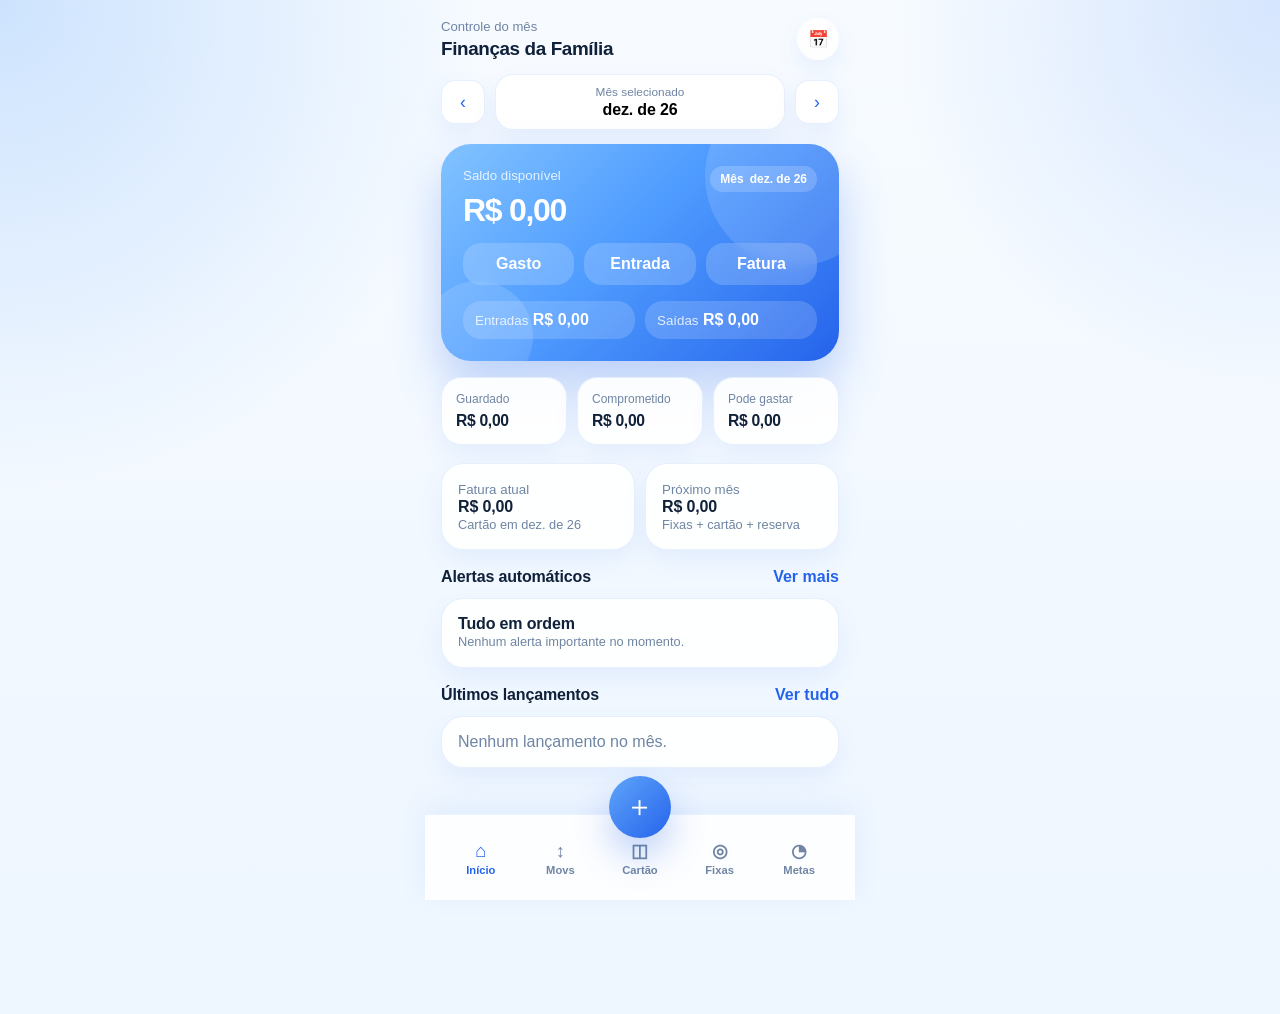
<file: controle.html>
<!DOCTYPE html>
<html lang="pt-BR">
<head>
  <meta charset="UTF-8" />
  <meta name="viewport" content="width=device-width, initial-scale=1.0, viewport-fit=cover" />
  <title>Controle Financeiro Familiar</title>
  <style>
    :root {
      --bg: #eef6ff;
      --bg-2: #f7fbff;
      --surface: rgba(255,255,255,.9);
      --surface-strong: #ffffff;
      --text: #10213a;
      --muted: #6f85a3;
      --border: rgba(37,99,235,.10);
      --primary: #60a5fa;
      --primary-2: #3b82f6;
      --primary-3: #2563eb;
      --success: #16a34a;
      --warning: #f59e0b;
      --danger: #ef4444;
      --shadow: 0 20px 45px rgba(37,99,235,.12);
      --shadow-soft: 0 10px 24px rgba(37,99,235,.08);
      --nav-h: 86px;
      --fab-size: 62px;
    }

    * { box-sizing: border-box; }
    html, body {
      margin: 0;
      min-height: 100%;
      font-family: Inter, Arial, Helvetica, sans-serif;
      color: var(--text);
      background:
        radial-gradient(circle at top left, rgba(96,165,250,.28), transparent 30%),
        radial-gradient(circle at top right, rgba(59,130,246,.18), transparent 24%),
        linear-gradient(180deg, var(--bg-2) 0%, var(--bg) 100%);
    }
    body { padding-bottom: calc(var(--nav-h) + 28px); }
    button, input, select, textarea { font: inherit; }
    button { cursor: pointer; border: 0; }

    .app { width: 100%; max-width: 430px; margin: 0 auto; min-height: 100vh; position: relative; }
    .screen { display: none; padding: 18px 16px 12px; animation: fadeIn .18s ease; }
    .screen.active { display: block; }
    @keyframes fadeIn { from { opacity: 0; transform: translateY(6px); } to { opacity: 1; transform: translateY(0); } }

    .topbar { display: flex; align-items: center; justify-content: space-between; gap: 12px; margin-bottom: 14px; }
    .hello small, .muted { color: var(--muted); }
    .hello small { display: block; font-size: .82rem; margin-bottom: 4px; }
    .hello strong { font-size: 1.18rem; letter-spacing: -.02em; }

    .icon-circle {
      width: 42px; height: 42px; border-radius: 50%;
      background: rgba(255,255,255,.85); box-shadow: var(--shadow-soft);
      color: var(--primary-3); display: grid; place-items: center; font-size: 1.05rem;
    }

    .hero-card {
      position: relative; overflow: hidden; border-radius: 30px; padding: 22px; color: #fff;
      background: linear-gradient(135deg, #82c3ff 0%, #4f9cff 45%, #2563eb 100%);
      box-shadow: 0 24px 48px rgba(37,99,235,.28); margin-bottom: 16px;
    }
    .hero-card::before, .hero-card::after {
      content: ""; position: absolute; border-radius: 50%; background: rgba(255,255,255,.13); pointer-events: none;
    }
    .hero-card::before { width: 180px; height: 180px; right: -46px; top: -58px; }
    .hero-card::after { width: 110px; height: 110px; left: -18px; bottom: -30px; }
    .hero-top, .hero-bottom { position: relative; z-index: 1; display: flex; justify-content: space-between; gap: 12px; align-items: flex-start; }
    .hero-balance { position: relative; z-index: 1; font-size: 2rem; font-weight: 800; letter-spacing: -.04em; margin: 8px 0 14px; }
    .hero-actions { position: relative; z-index: 1; display: grid; grid-template-columns: repeat(3, 1fr); gap: 10px; margin-bottom: 16px; }
    .glass-btn { background: rgba(255,255,255,.18); color: #fff; border-radius: 18px; padding: 12px 8px; font-weight: 700; backdrop-filter: blur(8px); }
    .hero-chip-wrap { position: relative; z-index: 1; display: grid; grid-template-columns: repeat(2, 1fr); gap: 10px; }
    .hero-chip { background: rgba(255,255,255,.16); border-radius: 18px; padding: 10px 12px; }
    .hero-chip small, .hero-top small { color: rgba(255,255,255,.82); }

    .cards-2, .cards-3 { display: grid; gap: 10px; margin-bottom: 18px; }
    .cards-2 { grid-template-columns: repeat(2, 1fr); }
    .cards-3 { grid-template-columns: repeat(3, 1fr); }

    .mini-card, .list-card, .alert-item, .month-card, .sheet, .report-card, .forecast-card {
      background: var(--surface); border: 1px solid var(--border); box-shadow: var(--shadow-soft); backdrop-filter: blur(10px);
    }
    .mini-card { border-radius: 20px; padding: 14px; }
    .mini-card small { display: block; font-size: .75rem; color: var(--muted); margin-bottom: 6px; }
    .mini-card strong { display: block; font-size: .98rem; letter-spacing: -.02em; }

    .section { margin-bottom: 18px; }
    .section-head { display: flex; align-items: center; justify-content: space-between; gap: 10px; margin-bottom: 12px; }
    .section-head h2, .sheet h2, .report-card h3 { margin: 0; font-size: 1rem; letter-spacing: -.01em; }
    .text-btn { background: transparent; color: var(--primary-3); font-weight: 700; padding: 0; }

    .stack { display: grid; gap: 12px; }
    .alert-item, .list-card, .month-card, .report-card, .sheet, .forecast-card { border-radius: 22px; padding: 16px; }

    .list-card { display: flex; align-items: center; gap: 12px; }
    .list-icon {
      width: 48px; height: 48px; flex: 0 0 48px; border-radius: 16px; display: grid; place-items: center;
      color: var(--primary-3); background: linear-gradient(135deg, rgba(96,165,250,.18), rgba(37,99,235,.08));
      font-size: 1.1rem; font-weight: 700;
    }
    .list-main { min-width: 0; flex: 1; }
    .list-row { display: flex; justify-content: space-between; gap: 10px; align-items: flex-start; margin-bottom: 4px; }
    .list-title { font-weight: 800; letter-spacing: -.01em; }
    .list-sub { color: var(--muted); font-size: .8rem; line-height: 1.35; }
    .amount { font-weight: 800; letter-spacing: -.02em; white-space: nowrap; }
    .amount.in { color: var(--success); }
    .amount.out { color: var(--danger); }
    .amount.neutral { color: var(--primary-3); }

    .chip {
      display: inline-flex; align-items: center; gap: 6px; padding: 6px 10px; border-radius: 999px;
      font-size: .75rem; font-weight: 700; background: #eaf3ff; color: var(--primary-3);
    }
    .chip.ok { background: #eaf8ef; color: #15803d; }
    .chip.warn { background: #fff4df; color: #c2410c; }
    .chip.danger { background: #fdecec; color: #b91c1c; }

    .filter-bar { display: flex; gap: 8px; overflow-x: auto; padding-bottom: 2px; scrollbar-width: none; }
    .filter-bar::-webkit-scrollbar { display: none; }
    .filter-btn {
      white-space: nowrap; padding: 9px 12px; border-radius: 999px; background: #fff; border: 1px solid var(--border);
      color: var(--muted); font-weight: 700;
    }
    .filter-btn.active { background: var(--primary-3); color: #fff; }

    .progress-track { width: 100%; height: 10px; border-radius: 999px; background: #dfebff; overflow: hidden; margin-top: 8px; }
    .progress-bar { height: 100%; border-radius: 999px; background: linear-gradient(90deg, var(--primary), var(--primary-3)); width: 0; }

    .month-picker { display: grid; grid-template-columns: 1fr auto; gap: 10px; align-items: end; margin-bottom: 14px; }
    .month-switcher {
      display: grid;
      grid-template-columns: 44px 1fr 44px;
      gap: 10px;
      align-items: center;
      margin-bottom: 14px;
    }
    .month-switcher-center {
      background: rgba(255,255,255,.92);
      border: 1px solid var(--border);
      border-radius: 18px;
      padding: 10px 12px;
      text-align: center;
      box-shadow: var(--shadow-soft);
    }
    .month-switcher-label {
      display: block;
      font-size: .74rem;
      color: var(--muted);
      margin-bottom: 2px;
    }
    .month-switcher-value {
      font-weight: 800;
      letter-spacing: -.01em;
    }
    .month-nav-btn {
      width: 44px;
      height: 44px;
      border-radius: 14px;
      background: rgba(255,255,255,.92);
      border: 1px solid var(--border);
      color: var(--primary-3);
      box-shadow: var(--shadow-soft);
      font-size: 1.1rem;
    }
    .field { display: flex; flex-direction: column; gap: 6px; margin-bottom: 12px; }
    .field:last-child { margin-bottom: 0; }
    .field-row { display: grid; grid-template-columns: 1fr 1fr; gap: 10px; }
    .field-row-3 { display: grid; grid-template-columns: repeat(3, 1fr); gap: 10px; }
    label { font-size: .84rem; font-weight: 700; color: var(--text); }

    input, select, textarea {
      width: 100%; border: 1px solid rgba(37,99,235,.10); border-radius: 16px; background: rgba(255,255,255,.92);
      padding: 13px 14px; color: var(--text); outline: none;
    }
    textarea { min-height: 92px; resize: vertical; }
    input:focus, select:focus, textarea:focus { border-color: rgba(37,99,235,.35); box-shadow: 0 0 0 4px rgba(96,165,250,.12); }

    .btn-primary, .btn-secondary, .btn-danger, .btn-light {
      min-height: 46px; border-radius: 16px; padding: 12px 14px; font-weight: 800;
    }
    .btn-primary { background: linear-gradient(135deg, var(--primary) 0%, var(--primary-3) 100%); color: #fff; box-shadow: 0 14px 28px rgba(37,99,235,.18); }
    .btn-secondary { background: linear-gradient(135deg, #2dd4bf 0%, #0891b2 100%); color: #fff; }
    .btn-danger { background: linear-gradient(135deg, #fb7185 0%, #ef4444 100%); color: #fff; }
    .btn-light { background: rgba(255,255,255,.92); color: var(--text); border: 1px solid var(--border); }
    .btn-group { display: grid; grid-template-columns: repeat(2, 1fr); gap: 10px; }
    .btn-group-3 { display: grid; grid-template-columns: repeat(3, 1fr); gap: 10px; }
    .screen-title { margin: 0 0 14px; font-size: 1.05rem; letter-spacing: -.01em; }

    .fab {
      position: fixed; left: 50%; bottom: calc(var(--nav-h) - 24px); transform: translateX(-50%);
      width: var(--fab-size); height: var(--fab-size); border-radius: 50%;
      background: linear-gradient(135deg, var(--primary) 0%, var(--primary-3) 100%); color: #fff;
      box-shadow: 0 18px 36px rgba(37,99,235,.28); font-size: 1.8rem; z-index: 40;
    }
    .bottom-nav {
      position: fixed; left: 50%; transform: translateX(-50%); bottom: 0; width: 100%; max-width: 430px; height: var(--nav-h);
      padding: 12px 16px calc(12px + env(safe-area-inset-bottom)); background: rgba(255,255,255,.86); backdrop-filter: blur(14px);
      border-top: 1px solid rgba(37,99,235,.08); box-shadow: 0 -8px 30px rgba(37,99,235,.08);
      display: grid; grid-template-columns: repeat(5, 1fr); align-items: center; z-index: 30;
    }
    .nav-btn {
      background: transparent; color: var(--muted); display: flex; flex-direction: column; align-items: center; justify-content: center;
      gap: 4px; font-size: .7rem; font-weight: 700; padding-top: 4px;
    }
    .nav-btn.active { color: var(--primary-3); }
    .nav-btn .icon { font-size: 1.15rem; line-height: 1; }

    .modal {
      position: fixed; inset: 0; background: rgba(10,22,40,.32); display: none; align-items: flex-end; justify-content: center; z-index: 60; backdrop-filter: blur(3px);
    }
    .modal.show { display: flex; }
    .modal-sheet {
      width: 100%; max-width: 430px; background: #f8fbff; border-radius: 26px 26px 0 0; padding: 14px 16px 22px;
      box-shadow: 0 -20px 40px rgba(16,33,58,.18); max-height: 88vh; overflow: auto; animation: sheetUp .2s ease;
    }
    @keyframes sheetUp { from { transform: translateY(18px); opacity: .85; } to { transform: translateY(0); opacity: 1; } }
    .modal-handle { width: 54px; height: 6px; border-radius: 999px; background: #dbeafe; margin: 2px auto 14px; }
    .modal-head { display: flex; justify-content: space-between; align-items: center; gap: 10px; margin-bottom: 14px; }
    .close-btn { width: 38px; height: 38px; border-radius: 50%; background: #eef5ff; color: var(--primary-3); font-size: 1rem; }
    .hidden { display: none !important; }
    .footer-note { color: var(--muted); font-size: .76rem; margin-top: 10px; text-align: center; }

    @media (max-width: 380px) {
      .cards-2, .cards-3, .field-row, .field-row-3, .hero-actions, .hero-chip-wrap, .btn-group, .btn-group-3 { grid-template-columns: 1fr; }
      .hero-balance { font-size: 1.7rem; }
      .bottom-nav { grid-template-columns: repeat(5, 1fr); }
    }
  </style>
</head>
<body>
  <div class="app">
    <section class="screen active" id="screen-home">
      <div class="topbar">
        <div class="hello">
          <small>Controle do mês</small>
          <strong>Finanças da Família</strong>
        </div>
        <button class="icon-circle" type="button" id="btnOpenQuickMonth">📅</button>
      </div>

      <div class="month-switcher">
        <button class="month-nav-btn" type="button" id="btnPrevMonth">‹</button>
        <button class="month-switcher-center" type="button" id="btnOpenMonthModal">
          <span class="month-switcher-label">Mês selecionado</span>
          <span class="month-switcher-value" id="selectedMonthLabel">--/--</span>
        </button>
        <button class="month-nav-btn" type="button" id="btnNextMonth">›</button>
      </div>

      <div class="hero-card">
        <div class="hero-top">
          <div>
            <small>Saldo disponível</small>
            <div class="hero-balance" id="heroSaldo">R$ 0,00</div>
          </div>
          <div class="chip" style="background: rgba(255,255,255,.18); color:#fff;">Mês <span id="heroMes"></span></div>
        </div>

        <div class="hero-actions">
          <button class="glass-btn" type="button" id="btnHeroGasto">Gasto</button>
          <button class="glass-btn" type="button" id="btnHeroEntrada">Entrada</button>
          <button class="glass-btn" type="button" data-nav="cartao">Fatura</button>
        </div>

        <div class="hero-chip-wrap">
          <div class="hero-chip">
            <small>Entradas</small>
            <strong id="heroEntradas">R$ 0,00</strong>
          </div>
          <div class="hero-chip">
            <small>Saídas</small>
            <strong id="heroSaidas">R$ 0,00</strong>
          </div>
        </div>
      </div>

      <div class="cards-3" id="homeMiniStats"></div>
      <div class="cards-2" id="homeForecast"></div>

      <div class="section">
        <div class="section-head">
          <h2>Alertas automáticos</h2>
          <button class="text-btn" type="button" data-nav="relatorio">Ver mais</button>
        </div>
        <div class="stack" id="listaAlertas"></div>
      </div>

      <div class="section">
        <div class="section-head">
          <h2>Últimos lançamentos</h2>
          <button class="text-btn" type="button" data-nav="lancamentos">Ver tudo</button>
        </div>
        <div class="stack" id="listaRecentes"></div>
      </div>
    </section>

    <section class="screen" id="screen-lancamentos">
      <div class="topbar">
        <div class="hello">
          <small>Movimentações</small>
          <strong>Lançamentos do mês</strong>
        </div>
        <button class="icon-circle" type="button" id="btnLancamentosNovo">＋</button>
      </div>

      <div class="month-card">
        <div class="month-picker">
          <div class="field" style="margin:0;">
            <label for="mesRef">Mês de referência</label>
            <input type="month" id="mesRef" />
          </div>
          <button class="btn-light" id="btnAtualizarMes" type="button">Atualizar</button>
        </div>
        <div class="filter-bar" id="filterBar"></div>
      </div>

      <div class="stack" id="listaLancamentosCompleta"></div>
      <div class="footer-note">Toque no item para editar. Use o botão + para novo lançamento.</div>
    </section>

    <section class="screen" id="screen-cartao">
      <div class="topbar">
        <div class="hello">
          <small>Cartão de crédito</small>
          <strong>Fatura do mês</strong>
        </div>
        <button class="icon-circle" type="button" data-nav="lancamentos">↕</button>
      </div>
      <div class="stack" id="painelCartao"></div>
    </section>

    <section class="screen" id="screen-fixas">
      <div class="topbar">
        <div class="hello">
          <small>Rotina mensal</small>
          <strong>Contas fixas</strong>
        </div>
        <button class="icon-circle" type="button" id="btnFixaOpen">＋</button>
      </div>

      <div class="sheet">
        <h2 class="screen-title">Resumo das fixas</h2>
        <div class="btn-group">
          <button class="btn-primary" type="button" id="btnLancarFixas">Lançar no mês</button>
          <button class="btn-light" type="button" id="btnPopularDemo">Exemplo</button>
        </div>
      </div>

      <div class="stack" id="listaFixas"></div>
    </section>

    <section class="screen" id="screen-reserva">
      <div class="topbar">
        <div class="hello">
          <small>Planejamento</small>
          <strong>Reserva e metas</strong>
        </div>
        <button class="icon-circle" type="button" id="btnReservaOpen">✎</button>
      </div>

      <div class="stack" id="painelReserva"></div>
    </section>

    <section class="screen" id="screen-relatorio">
      <div class="topbar">
        <div class="hello">
          <small>Análise mensal</small>
          <strong>Relatório</strong>
        </div>
        <button class="icon-circle" type="button" id="btnLimparTudo">🗑</button>
      </div>

      <div class="stack" id="relatorioMensal"></div>
      <div class="footer-note">Os dados ficam salvos no navegador do aparelho.</div>
    </section>

    <button class="fab" id="fabAdd" type="button">＋</button>

    <nav class="bottom-nav">
      <button class="nav-btn active" type="button" data-nav="home"><span class="icon">⌂</span><span>Início</span></button>
      <button class="nav-btn" type="button" data-nav="lancamentos"><span class="icon">↕</span><span>Movs</span></button>
      <button class="nav-btn" type="button" data-nav="cartao"><span class="icon">◫</span><span>Cartão</span></button>
      <button class="nav-btn" type="button" data-nav="fixas"><span class="icon">◎</span><span>Fixas</span></button>
      <button class="nav-btn" type="button" data-nav="reserva"><span class="icon">◔</span><span>Metas</span></button>
    </nav>
  </div>

  <div class="modal" id="modalLancamento">
    <div class="modal-sheet">
      <div class="modal-handle"></div>
      <div class="modal-head">
        <div>
          <strong id="modalLaunchTitle">Novo lançamento</strong>
          <div class="muted" style="font-size:.82rem;">Escolha entrada ou gasto</div>
        </div>
        <button class="close-btn" type="button" data-close="modalLancamento">✕</button>
      </div>

      <div class="btn-group" style="margin-bottom:14px;">
        <button class="btn-primary" type="button" id="btnTabEntrada">Entrada</button>
        <button class="btn-light" type="button" id="btnTabGasto">Gasto</button>
      </div>

      <form id="formEntrada" class="sheet">
        <h2 class="screen-title">Adicionar entrada</h2>
        <input type="hidden" name="editId" />
        <div class="field-row">
          <div class="field">
            <label>Descrição</label>
            <input type="text" name="descricao" placeholder="Ex: Salário" required />
          </div>
          <div class="field">
            <label>Categoria</label>
            <select name="categoria" required>
              <option value="Salário">Salário</option>
              <option value="Vale alimentação">Vale alimentação</option>
              <option value="Renda extra">Renda extra</option>
              <option value="Reembolso">Reembolso</option>
              <option value="Outro">Outro</option>
            </select>
          </div>
        </div>

        <div class="field-row">
          <div class="field">
            <label>Valor</label>
            <input type="number" name="valor" step="0.01" min="0" required />
          </div>
          <div class="field">
            <label>Data</label>
            <input type="date" name="data" required />
          </div>
        </div>

        <div class="field">
          <label>Quem lançou</label>
          <input type="text" name="responsavel" placeholder="Ex: Cleider" />
        </div>

        <div class="field">
          <label>Observação</label>
          <textarea name="observacao" placeholder="Opcional"></textarea>
        </div>

        <div class="btn-group-3">
          <button type="submit" class="btn-secondary">Salvar entrada</button>
          <button type="button" class="btn-light hidden" id="btnEntradaCancelarEdicao">Cancelar</button>
          <button type="button" class="btn-danger hidden" id="btnEntradaExcluir">Excluir</button>
        </div>
      </form>

      <form id="formGasto" class="sheet hidden">
        <h2 class="screen-title">Adicionar gasto</h2>
        <input type="hidden" name="editId" />
        <input type="hidden" name="grupoParcelamentoId" />
        <div class="field-row">
          <div class="field">
            <label>Descrição</label>
            <input type="text" name="descricao" placeholder="Ex: Supermercado" required />
          </div>
          <div class="field">
            <label>Categoria</label>
            <select name="categoria" id="categoriaGasto" required></select>
          </div>
        </div>

        <div class="field-row-3">
          <div class="field">
            <label>Valor</label>
            <input type="number" name="valor" step="0.01" min="0" required />
          </div>
          <div class="field">
            <label>Data</label>
            <input type="date" name="data" required />
          </div>
          <div class="field">
            <label>Pagamento</label>
            <select name="formaPagamento" id="formaPagamentoGasto">
              <option value="Pix">Pix</option>
              <option value="Dinheiro">Dinheiro</option>
              <option value="Cartão débito">Cartão débito</option>
              <option value="Cartão crédito">Cartão crédito</option>
              <option value="Boleto">Boleto</option>
              <option value="Outro">Outro</option>
            </select>
          </div>
        </div>

        <div class="field-row" id="linhaStatusParcelas">
          <div class="field hidden" id="campoParcelasGasto">
            <label>Parcelas</label>
            <input type="number" name="parcelas" id="parcelasGasto" min="1" max="24" value="1" />
          </div>
          <div class="field">
            <label>Status</label>
            <select name="status" id="statusGasto">
              <option value="Pago">Pago</option>
              <option value="A vencer">A vencer</option>
            </select>
          </div>
        </div>

        <div class="field-row">
          <div class="field">
            <label>Responsável</label>
            <input type="text" name="responsavel" placeholder="Ex: Esposa" />
          </div>
          <div class="field">
            <label>Observação</label>
            <input type="text" name="observacao" placeholder="Opcional" />
          </div>
        </div>

        <div class="btn-group-3">
          <button type="submit" class="btn-primary">Salvar gasto</button>
          <button type="button" class="btn-light hidden" id="btnGastoCancelarEdicao">Cancelar</button>
          <button type="button" class="btn-danger hidden" id="btnGastoExcluir">Excluir</button>
        </div>
        <div class="btn-group" style="margin-top:10px;">
          <button type="button" class="btn-light hidden" id="btnExcluirGrupo">Excluir compra inteira</button>
          <button type="button" class="btn-light hidden" id="btnEditarGrupo">Editar compra inteira</button>
        </div>
      </form>
    </div>
  </div>

  <div class="modal" id="modalFixa">
    <div class="modal-sheet">
      <div class="modal-handle"></div>
      <div class="modal-head">
        <div>
          <strong>Nova conta fixa</strong>
          <div class="muted" style="font-size:.82rem;">Cadastre despesas recorrentes</div>
        </div>
        <button class="close-btn" type="button" data-close="modalFixa">✕</button>
      </div>

      <form id="formFixa" class="sheet">
        <div class="field-row">
          <div class="field">
            <label>Descrição</label>
            <input type="text" name="descricao" placeholder="Ex: Aluguel" required />
          </div>
          <div class="field">
            <label>Categoria</label>
            <select name="categoria" id="categoriaFixa"></select>
          </div>
        </div>

        <div class="field-row-3">
          <div class="field">
            <label>Valor</label>
            <input type="number" name="valor" step="0.01" min="0" required />
          </div>
          <div class="field">
            <label>Vencimento</label>
            <input type="number" name="diaVencimento" min="1" max="31" required />
          </div>
          <div class="field">
            <label>Status padrão</label>
            <select name="statusPadrao">
              <option value="Pago">Pago</option>
              <option value="A vencer">A vencer</option>
            </select>
          </div>
        </div>

        <button type="submit" class="btn-primary" style="width:100%;">Salvar conta fixa</button>
      </form>
    </div>
  </div>

  <div class="modal" id="modalMes">
    <div class="modal-sheet">
      <div class="modal-handle"></div>
      <div class="modal-head">
        <div>
          <strong>Selecionar mês</strong>
          <div class="muted" style="font-size:.82rem;">Troque rapidamente para consultar meses anteriores</div>
        </div>
        <button class="close-btn" type="button" data-close="modalMes">✕</button>
      </div>

      <div class="sheet">
        <div class="field">
          <label for="mesRefModal">Mês de referência</label>
          <input type="month" id="mesRefModal" />
        </div>
        <div class="btn-group">
          <button type="button" class="btn-primary" id="btnAplicarMesModal">Aplicar mês</button>
          <button type="button" class="btn-light" id="btnMesAtual">Mês atual</button>
        </div>
      </div>
    </div>
  </div>

  <div class="modal" id="modalReserva">
    <div class="modal-sheet">
      <div class="modal-handle"></div>
      <div class="modal-head">
        <div>
          <strong>Reserva financeira</strong>
          <div class="muted" style="font-size:.82rem;">Atualize meta mensal e acumulado</div>
        </div>
        <button class="close-btn" type="button" data-close="modalReserva">✕</button>
      </div>

      <form id="formReserva" class="sheet">
        <div class="field-row">
          <div class="field">
            <label>Meta mensal</label>
            <input type="number" name="metaMensal" step="0.01" min="0" required />
          </div>
          <div class="field">
            <label>Meta anual</label>
            <input type="number" name="metaAnual" step="0.01" min="0" required />
          </div>
        </div>

        <div class="field-row">
          <div class="field">
            <label>Guardado no mês</label>
            <input type="number" name="guardadoMes" step="0.01" min="0" required />
          </div>
          <div class="field">
            <label>Total acumulado</label>
            <input type="number" name="acumulado" step="0.01" min="0" required />
          </div>
        </div>

        <button type="submit" class="btn-primary" style="width:100%;">Salvar reserva</button>
      </form>
    </div>
  </div>

  <script>
    const STORAGE_KEY = 'controle_financeiro_familiar_v3_moderno';

    const categoriasBase = ['Aluguel', 'Água', 'Luz', 'Internet', 'Mercado', 'Farmácia', 'Bebê', 'Lazer', 'Transporte', 'Dívidas', 'Reserva', 'Outros'];
    const categoriaIcone = {
      'Aluguel': '🏠',
      'Água': '💧',
      'Luz': '💡',
      'Internet': '📶',
      'Mercado': '🛒',
      'Farmácia': '💊',
      'Bebê': '🍼',
      'Lazer': '🎉',
      'Transporte': '🚗',
      'Dívidas': '📄',
      'Reserva': '💰',
      'Outros': '•'
    };

    const defaultData = () => ({ entradas: [], gastos: [], contasFixas: [], reserva: {} });

    let db = loadData();
    let mesAtual = getCurrentMonth();
    let activeScreen = 'home';
    let launchMode = 'entrada';
    let filtroLancamento = 'todos';

    const el = (id) => document.getElementById(id);
    const money = (v) => Number(v || 0).toLocaleString('pt-BR', { style: 'currency', currency: 'BRL' });
    const uid = () => Math.random().toString(36).slice(2) + Date.now().toString(36);

    function loadData() {
      try {
        const raw = localStorage.getItem(STORAGE_KEY);
        return raw ? JSON.parse(raw) : defaultData();
      } catch (error) {
        console.warn('Falha ao carregar dados salvos. Banco local reiniciado.', error);
        return defaultData();
      }
    }

    function saveData() {
      localStorage.setItem(STORAGE_KEY, JSON.stringify(db));
    }

    function getCurrentMonth() {
      const d = new Date();
      return `${d.getFullYear()}-${String(d.getMonth() + 1).padStart(2, '0')}`;
    }

    function todayISO() {
      return new Date().toISOString().slice(0, 10);
    }

    function sameMonth(dateStr, monthRef) {
      return String(dateStr || '').slice(0, 7) === monthRef;
    }

    function formatDate(dateStr) {
      if (!dateStr) return '-';
      const [y, m, d] = dateStr.split('-');
      return `${d}/${m}/${y}`;
    }

    function formatMonthLabel(monthRef) {
      const [y, m] = monthRef.split('-').map(Number);
      return new Date(y, m - 1, 1).toLocaleDateString('pt-BR', { month: 'short', year: '2-digit' });
    }

    function addMonthsToMonthRef(monthRef, delta) {
      const [y, m] = monthRef.split('-').map(Number);
      const d = new Date(y, m - 1 + delta, 1);
      return `${d.getFullYear()}-${String(d.getMonth() + 1).padStart(2, '0')}`;
    }

    function setMesAtual(monthRef) {
      mesAtual = monthRef;
      if (el('mesRef')) el('mesRef').value = monthRef;
      if (el('mesRefModal')) el('mesRefModal').value = monthRef;
      if (el('selectedMonthLabel')) el('selectedMonthLabel').textContent = formatMonthLabel(monthRef);
      renderAll();
    }

    function addMonthsToISODate(dateStr, monthsToAdd) {
      const [year, month, day] = dateStr.split('-').map(Number);
      const base = new Date(year, month - 1 + monthsToAdd, 1);
      const lastDay = new Date(base.getFullYear(), base.getMonth() + 1, 0).getDate();
      const finalDay = String(Math.min(day, lastDay)).padStart(2, '0');
      const finalMonth = String(base.getMonth() + 1).padStart(2, '0');
      return `${base.getFullYear()}-${finalMonth}-${finalDay}`;
    }

    function getEntradasMes(monthRef = mesAtual) {
      return db.entradas.filter((item) => sameMonth(item.data, monthRef));
    }

    function getGastosMes(monthRef = mesAtual) {
      return db.gastos.filter((item) => sameMonth(item.data, monthRef));
    }

    function sum(arr, fn) {
      return arr.reduce((acc, item) => acc + Number(fn(item) || 0), 0);
    }

    function getResumoMes(monthRef = mesAtual) {
      const entradas = getEntradasMes(monthRef);
      const gastos = getGastosMes(monthRef);
      const totalEntradas = sum(entradas, (item) => item.valor);
      const totalSaidas = sum(gastos, (item) => item.valor);
      const guardadoMes = Number((db.reserva[monthRef] || {}).guardadoMes || 0);
      const saldo = totalEntradas - totalSaidas;
      const restante = saldo - guardadoMes;
      return { totalEntradas, totalSaidas, saldo, restante, guardadoMes };
    }

    function createInstallmentEntries(payload) {
      const { descricao, categoria, valorTotal, dataBase, formaPagamento, responsavel, observacao, status, totalParcelas } = payload;
      const parcelas = Math.max(1, Number(totalParcelas || 1));
      const grupoParcelamentoId = uid();

      if (formaPagamento !== 'Cartão crédito' || parcelas === 1) {
        return [{
          id: uid(), grupoParcelamentoId, descricao, categoria,
          valor: Number(valorTotal), valorTotalOriginal: Number(valorTotal), data: dataBase,
          formaPagamento, status, responsavel, observacao, parcelaAtual: 1, totalParcelas: 1
        }];
      }

      const valorBase = Number((Number(valorTotal) / parcelas).toFixed(2));
      const entries = [];
      let acumulado = 0;

      for (let i = 1; i <= parcelas; i += 1) {
        let valorParcela = valorBase;
        if (i === parcelas) valorParcela = Number((Number(valorTotal) - acumulado).toFixed(2));
        acumulado += valorParcela;
        entries.push({
          id: uid(), grupoParcelamentoId, descricao, categoria,
          valor: valorParcela, valorTotalOriginal: Number(valorTotal), data: addMonthsToISODate(dataBase, i - 1),
          formaPagamento, status: 'A vencer', responsavel, observacao, parcelaAtual: i, totalParcelas: parcelas
        });
      }
      return entries;
    }

    function popularSelectsCategorias() {
      ['categoriaGasto', 'categoriaFixa'].forEach((id) => {
        const select = el(id);
        if (!select) return;
        select.innerHTML = categoriasBase.map((categoria) => `<option value="${categoria}">${categoria}</option>`).join('');
      });
    }

    function openModal(id) { el(id).classList.add('show'); }
    function closeModal(id) { el(id).classList.remove('show'); }

    function switchLaunchTab(kind) {
      launchMode = kind;
      const isEntrada = kind === 'entrada';
      el('formEntrada').classList.toggle('hidden', !isEntrada);
      el('formGasto').classList.toggle('hidden', isEntrada);
      el('btnTabEntrada').className = isEntrada ? 'btn-primary' : 'btn-light';
      el('btnTabGasto').className = isEntrada ? 'btn-light' : 'btn-primary';
    }

    function switchScreen(name) {
      activeScreen = name;
      document.querySelectorAll('.screen').forEach((screen) => screen.classList.remove('active'));
      document.querySelectorAll('.nav-btn').forEach((btn) => btn.classList.toggle('active', btn.dataset.nav === name));
      const target = el(`screen-${name}`);
      if (target) target.classList.add('active');
    }

    function resetEntradaFormState() {
      const form = document.forms.formEntrada;
      form.reset();
      form.data.value = todayISO();
      form.editId.value = '';
      el('btnEntradaCancelarEdicao').classList.add('hidden');
      el('btnEntradaExcluir').classList.add('hidden');
    }

    function resetGastoFormState() {
      const form = document.forms.formGasto;
      form.reset();
      form.data.value = todayISO();
      form.editId.value = '';
      form.grupoParcelamentoId.value = '';
      el('parcelasGasto').value = 1;
      el('campoParcelasGasto').classList.add('hidden');
      el('statusGasto').disabled = false;
      el('statusGasto').value = 'Pago';
      el('btnGastoCancelarEdicao').classList.add('hidden');
      el('btnGastoExcluir').classList.add('hidden');
      el('btnExcluirGrupo').classList.add('hidden');
      el('btnEditarGrupo').classList.add('hidden');
    }

    function buildChipStatus(item) {
      if (item.tipo === 'Entrada') return '<span class="chip ok">Entrada</span>';
      if (item.status === 'A vencer') return '<span class="chip warn">A vencer</span>';
      return '<span class="chip danger">Pago</span>';
    }

    function getNextMonthRef() {
      const [y, m] = mesAtual.split('-').map(Number);
      const d = new Date(y, m, 1);
      return `${d.getFullYear()}-${String(d.getMonth() + 1).padStart(2, '0')}`;
    }

    function getFixedTotal() {
      return sum(db.contasFixas, (item) => item.valor);
    }

    function getCardInvoice(monthRef = mesAtual) {
      const items = getGastosMes(monthRef).filter((item) => item.formaPagamento === 'Cartão crédito');
      const total = sum(items, (item) => item.valor);
      return { items, total };
    }

    function getComprometidoMes(monthRef = mesAtual) {
      const fixas = getFixedTotal();
      const cartao = getCardInvoice(monthRef).total;
      return { fixas, cartao, total: fixas + cartao };
    }

    function getForecastNextMonth() {
      const nextRef = getNextMonthRef();
      const cartao = getCardInvoice(nextRef).total;
      const fixas = getFixedTotal();
      const reserva = Number((db.reserva[nextRef] || {}).metaMensal || (db.reserva[mesAtual] || {}).metaMensal || 0);
      return { nextRef, fixas, cartao, reserva, total: fixas + cartao + reserva };
    }

    function getAllMonthItems() {
      return [
        ...getEntradasMes().map((item) => ({ ...item, tipo: 'Entrada' })),
        ...getGastosMes().map((item) => ({ ...item, tipo: 'Gasto' }))
      ].sort((a, b) => (a.data < b.data ? 1 : -1));
    }

    function applyLancamentoFilter(itens) {
      switch (filtroLancamento) {
        case 'entradas': return itens.filter((i) => i.tipo === 'Entrada');
        case 'gastos': return itens.filter((i) => i.tipo === 'Gasto');
        case 'avencer': return itens.filter((i) => i.tipo === 'Gasto' && i.status === 'A vencer');
        case 'cartao': return itens.filter((i) => i.tipo === 'Gasto' && i.formaPagamento === 'Cartão crédito');
        case 'fixas': return itens.filter((i) => i.tipo === 'Gasto' && i.origemFixa);
        default: return itens;
      }
    }

    function renderFilterBar() {
      const filtros = [
        ['todos', 'Todos'],
        ['entradas', 'Entradas'],
        ['gastos', 'Gastos'],
        ['avencer', 'A vencer'],
        ['cartao', 'Cartão'],
        ['fixas', 'Fixas']
      ];
      el('filterBar').innerHTML = filtros.map(([key, label]) => `<button class="filter-btn ${filtroLancamento === key ? 'active' : ''}" type="button" data-filter="${key}">${label}</button>`).join('');
      document.querySelectorAll('[data-filter]').forEach((btn) => {
        btn.addEventListener('click', () => {
          filtroLancamento = btn.dataset.filter;
          renderFilterBar();
          renderLancamentos();
        });
      });
    }

    function renderHome() {
      const resumo = getResumoMes();
      const comprometido = getComprometidoMes();
      const forecast = getForecastNextMonth();
      el('heroSaldo').textContent = money(resumo.restante);
      el('heroEntradas').textContent = money(resumo.totalEntradas);
      el('heroSaidas').textContent = money(resumo.totalSaidas);
      el('heroMes').textContent = formatMonthLabel(mesAtual);

      el('homeMiniStats').innerHTML = `
        <div class="mini-card"><small>Guardado</small><strong>${money(resumo.guardadoMes)}</strong></div>
        <div class="mini-card"><small>Comprometido</small><strong>${money(comprometido.total)}</strong></div>
        <div class="mini-card"><small>Pode gastar</small><strong>${money(Math.max(resumo.restante, 0))}</strong></div>
      `;

      el('homeForecast').innerHTML = `
        <div class="forecast-card">
          <small class="muted">Fatura atual</small>
          <div class="list-title">${money(comprometido.cartao)}</div>
          <div class="list-sub">Cartão em ${formatMonthLabel(mesAtual)}</div>
        </div>
        <div class="forecast-card">
          <small class="muted">Próximo mês</small>
          <div class="list-title">${money(forecast.total)}</div>
          <div class="list-sub">Fixas + cartão + reserva</div>
        </div>
      `;

      const recentes = getAllMonthItems().slice(0, 5);
      el('listaRecentes').innerHTML = recentes.length
        ? recentes.map((item) => buildLancamentoCard(item, false)).join('')
        : '<div class="alert-item"><div class="muted">Nenhum lançamento no mês.</div></div>';
    }

    function buildLancamentoCard(item, withActions = true) {
      const valorClasse = item.tipo === 'Entrada' ? 'in' : 'out';
      const prefix = item.tipo === 'Entrada' ? '+' : '-';
      const detalhe = item.tipo === 'Gasto'
        ? `${item.categoria} • ${item.formaPagamento || '-'}${item.totalParcelas > 1 ? ` • ${item.parcelaAtual}/${item.totalParcelas}` : ''}`
        : `${item.categoria} • ${item.responsavel || 'Família'}`;
      const icon = item.tipo === 'Entrada' ? '↗' : (categoriaIcone[item.categoria] || '↘');
      return `
        <div class="list-card" ${withActions ? `onclick="abrirEdicaoLancamento('${item.tipo}','${item.id}')" style="cursor:pointer;"` : ''}>
          <div class="list-icon">${icon}</div>
          <div class="list-main">
            <div class="list-row">
              <div class="list-title">${item.descricao}</div>
              <div class="amount ${valorClasse}">${prefix}${money(item.valor)}</div>
            </div>
            <div class="list-sub">${detalhe} • ${formatDate(item.data)}</div>
            <div class="list-row" style="margin-top:8px; margin-bottom:0;">
              ${buildChipStatus(item)}
              ${withActions ? '<span class="text-btn">Editar</span>' : ''}
            </div>
          </div>
        </div>
      `;
    }

    function renderAlertas() {
      const alertas = [];
      const gastos = getGastosMes();
      const hoje = new Date();
      const reservaMes = db.reserva[mesAtual] || { metaMensal: 0, guardadoMes: 0 };

      gastos.filter((g) => g.status === 'A vencer').forEach((gasto) => {
        const data = new Date(`${gasto.data}T00:00:00`);
        const diff = Math.ceil((data - hoje) / (1000 * 60 * 60 * 24));
        if (diff >= 0 && diff <= 3) {
          alertas.push({ titulo: gasto.descricao, texto: `Vence em ${diff} dia(s).`, valor: money(gasto.valor), pct: diff <= 1 ? 92 : diff === 2 ? 70 : 50 });
        }
      });

      if (Number(reservaMes.metaMensal || 0) > 0 && Number(reservaMes.guardadoMes || 0) < Number(reservaMes.metaMensal || 0)) {
        const pct = Math.min((Number(reservaMes.guardadoMes || 0) / Number(reservaMes.metaMensal || 1)) * 100, 100);
        alertas.push({ titulo: 'Reserva do mês', texto: `${money(reservaMes.guardadoMes)} de ${money(reservaMes.metaMensal)}`, valor: 'Abaixo da meta', pct });
      }

      el('listaAlertas').innerHTML = alertas.length
        ? alertas.map((item) => `
            <div class="alert-item">
              <div class="list-row">
                <div><div class="list-title">${item.titulo}</div><div class="list-sub">${item.texto}</div></div>
                <div class="chip warn">${item.valor}</div>
              </div>
              <div class="progress-track"><div class="progress-bar" style="width:${item.pct}%;"></div></div>
            </div>
          `).join('')
        : '<div class="alert-item"><div class="list-title">Tudo em ordem</div><div class="list-sub">Nenhum alerta importante no momento.</div></div>';
    }

    function renderLancamentos() {
      el('mesRef').value = mesAtual;
      const itens = applyLancamentoFilter(getAllMonthItems());
      el('listaLancamentosCompleta').innerHTML = itens.length
        ? itens.map((item) => buildLancamentoCard(item, true)).join('')
        : '<div class="alert-item"><div class="list-title">Sem lançamentos</div><div class="list-sub">Use o botão + para registrar entrada ou gasto.</div></div>';
    }

    function renderCardInvoice() {
      const atual = getCardInvoice(mesAtual);
      const prox = getForecastNextMonth();
      const grupos = {};
      atual.items.forEach((item) => {
        const key = item.grupoParcelamentoId || item.id;
        grupos[key] ||= [];
        grupos[key].push(item);
      });
      const compras = Object.values(grupos).map((grupo) => grupo.sort((a, b) => a.parcelaAtual - b.parcelaAtual)[0]);
      el('painelCartao').innerHTML = `
        <div class="report-card">
          <div class="section-head"><h3>Total da fatura</h3><span class="chip">${formatMonthLabel(mesAtual)}</span></div>
          <div class="hero-balance" style="color:var(--primary-3); margin:0; font-size:1.7rem;">${money(atual.total)}</div>
          <div class="list-sub">Próximo mês previsto: ${money(prox.cartao)}</div>
        </div>
        <div class="report-card">
          <div class="section-head"><h3>Compras na fatura</h3></div>
          <div class="stack">
            ${compras.length ? compras.map((item) => `
              <div class="list-card" onclick="abrirEdicaoLancamento('Gasto','${item.id}')" style="cursor:pointer;">
                <div class="list-icon">💳</div>
                <div class="list-main">
                  <div class="list-row">
                    <div class="list-title">${item.descricao}</div>
                    <div class="amount out">${money(item.valor)}</div>
                  </div>
                  <div class="list-sub">${item.totalParcelas > 1 ? `Parcela ${item.parcelaAtual}/${item.totalParcelas}` : 'À vista no crédito'} • ${formatDate(item.data)}</div>
                </div>
              </div>
            `).join('') : '<div class="list-sub">Nenhuma compra no cartão neste mês.</div>'}
          </div>
        </div>
      `;
    }

    function renderFixas() {
      el('listaFixas').innerHTML = db.contasFixas.length
        ? db.contasFixas.map((conta) => `
            <div class="list-card">
              <div class="list-icon">${categoriaIcone[conta.categoria] || '◎'}</div>
              <div class="list-main">
                <div class="list-row"><div class="list-title">${conta.descricao}</div><div class="amount neutral">${money(conta.valor)}</div></div>
                <div class="list-sub">${conta.categoria} • vence dia ${conta.diaVencimento}</div>
                <div class="list-row" style="margin-top:8px; margin-bottom:0;"><span class="chip ${conta.statusPadrao === 'Pago' ? 'ok' : 'warn'}">${conta.statusPadrao}</span><button class="text-btn" type="button" onclick="removerContaFixa('${conta.id}')">Excluir</button></div>
              </div>
            </div>
          `).join('')
        : '<div class="alert-item"><div class="list-title">Nenhuma conta fixa</div><div class="list-sub">Cadastre despesas recorrentes para lançar automaticamente no mês.</div></div>';
    }

    function renderReserva() {
      const reserva = db.reserva[mesAtual] || { metaMensal: 0, metaAnual: 0, guardadoMes: 0, acumulado: 0 };
      const pctMes = reserva.metaMensal > 0 ? Math.min((reserva.guardadoMes / reserva.metaMensal) * 100, 100) : 0;
      const pctAno = reserva.metaAnual > 0 ? Math.min((reserva.acumulado / reserva.metaAnual) * 100, 100) : 0;
      el('painelReserva').innerHTML = `
        <div class="report-card">
          <div class="section-head" style="margin-bottom:8px;"><h3>Meta mensal</h3><span class="chip">${money(reserva.guardadoMes)}</span></div>
          <div class="list-sub">${money(reserva.guardadoMes)} de ${money(reserva.metaMensal)}</div>
          <div class="progress-track"><div class="progress-bar" style="width:${pctMes}%;"></div></div>
        </div>
        <div class="report-card">
          <div class="section-head" style="margin-bottom:8px;"><h3>Meta anual</h3><span class="chip">${money(reserva.acumulado)}</span></div>
          <div class="list-sub">${money(reserva.acumulado)} de ${money(reserva.metaAnual)}</div>
          <div class="progress-track"><div class="progress-bar" style="width:${pctAno}%;"></div></div>
        </div>
      `;
      const form = document.forms.formReserva;
      if (form) {
        form.metaMensal.value = reserva.metaMensal || '';
        form.metaAnual.value = reserva.metaAnual || '';
        form.guardadoMes.value = reserva.guardadoMes || '';
        form.acumulado.value = reserva.acumulado || '';
      }
    }

    function renderRelatorio() {
      const atual = getResumoMes();
      const [ano, mes] = mesAtual.split('-').map(Number);
      const prevDate = new Date(ano, mes - 2, 1);
      const prevMonth = `${prevDate.getFullYear()}-${String(prevDate.getMonth() + 1).padStart(2, '0')}`;
      const prevEntradas = sum(db.entradas.filter((item) => sameMonth(item.data, prevMonth)), (item) => item.valor);
      const prevGastos = sum(db.gastos.filter((item) => sameMonth(item.data, prevMonth)), (item) => item.valor);
      const prevSaldo = prevEntradas - prevGastos;
      const topCategorias = categoriasBase.map((categoria) => ({ categoria, valor: sum(getGastosMes().filter((g) => g.categoria === categoria), (g) => g.valor) })).filter((item) => item.valor > 0).sort((a, b) => b.valor - a.valor).slice(0, 5);
      const forecast = getForecastNextMonth();
      el('relatorioMensal').innerHTML = `
        <div class="report-card">
          <div class="section-head"><h3>Resumo do mês</h3><span class="chip">${formatMonthLabel(mesAtual)}</span></div>
          <div class="cards-3">
            <div class="mini-card"><small>Entradas</small><strong>${money(atual.totalEntradas)}</strong></div>
            <div class="mini-card"><small>Saídas</small><strong>${money(atual.totalSaidas)}</strong></div>
            <div class="mini-card"><small>Saldo</small><strong>${money(atual.saldo)}</strong></div>
          </div>
        </div>
        <div class="report-card">
          <div class="section-head"><h3>Comparação anterior</h3><span class="chip">${prevMonth}</span></div>
          <div class="list-sub">Entradas: <strong>${money(prevEntradas)}</strong></div>
          <div class="list-sub">Saídas: <strong>${money(prevGastos)}</strong></div>
          <div class="list-sub">Saldo: <strong>${money(prevSaldo)}</strong></div>
        </div>
        <div class="report-card">
          <div class="section-head"><h3>Previsão próximo mês</h3><span class="chip">${forecast.nextRef}</span></div>
          <div class="list-sub">Fixas: <strong>${money(forecast.fixas)}</strong></div>
          <div class="list-sub">Cartão: <strong>${money(forecast.cartao)}</strong></div>
          <div class="list-sub">Reserva planejada: <strong>${money(forecast.reserva)}</strong></div>
          <div class="list-sub">Total mínimo: <strong>${money(forecast.total)}</strong></div>
        </div>
        <div class="report-card">
          <div class="section-head"><h3>Categorias que mais consumiram</h3></div>
          <div class="stack">
            ${topCategorias.length ? topCategorias.map((item) => `
              <div>
                <div class="list-row" style="margin-bottom:2px;"><div class="list-sub">${categoriaIcone[item.categoria] || '•'} ${item.categoria}</div><div class="amount out">${money(item.valor)}</div></div>
                <div class="progress-track"><div class="progress-bar" style="width:${Math.min((item.valor / (topCategorias[0].valor || 1)) * 100, 100)}%;"></div></div>
              </div>
            `).join('') : '<div class="list-sub">Sem gastos suficientes para análise.</div>'}
          </div>
        </div>
      `;
    }

    function renderMonthUI() {
      if (el('mesRef')) el('mesRef').value = mesAtual;
      if (el('mesRefModal')) el('mesRefModal').value = mesAtual;
      if (el('selectedMonthLabel')) el('selectedMonthLabel').textContent = formatMonthLabel(mesAtual);
    }

    function renderAll() {
      renderMonthUI();
      renderFilterBar();
      renderHome();
      renderAlertas();
      renderLancamentos();
      renderCardInvoice();
      renderFixas();
      renderReserva();
      renderRelatorio();
    }

    function lancarContasFixasNoMes() {
      if (!db.contasFixas.length) { alert('Cadastre ao menos uma conta fixa primeiro.'); return; }
      const existentes = new Set(getGastosMes().filter((gasto) => gasto.origemFixa).map((gasto) => `${gasto.descricao}-${gasto.data}`));
      db.contasFixas.forEach((conta) => {
        const data = `${mesAtual}-${String(Math.min(conta.diaVencimento, 28)).padStart(2, '0')}`;
        const chave = `${conta.descricao}-${data}`;
        if (existentes.has(chave)) return;
        db.gastos.push({
          id: uid(), descricao: conta.descricao, categoria: conta.categoria, valor: Number(conta.valor), data,
          formaPagamento: 'Boleto', status: conta.statusPadrao, responsavel: 'Sistema', observacao: 'Lançamento automático de conta fixa',
          origemFixa: true, parcelaAtual: 1, totalParcelas: 1
        });
      });
      saveData(); renderAll(); alert('Contas fixas lançadas no mês atual.');
    }

    function popularComExemplo() {
      if (!confirm('Deseja inserir dados de exemplo?')) return;
      const baseMonth = mesAtual;
      db.entradas.push(
        { id: uid(), descricao: 'Salário', categoria: 'Salário', valor: 2700, data: `${baseMonth}-05`, responsavel: 'Família', observacao: '' },
        { id: uid(), descricao: 'Vale alimentação', categoria: 'Vale alimentação', valor: 510, data: `${baseMonth}-05`, responsavel: 'Família', observacao: '' }
      );
      db.gastos.push(
        { id: uid(), grupoParcelamentoId: uid(), descricao: 'Aluguel', categoria: 'Aluguel', valor: 750, data: `${baseMonth}-10`, formaPagamento: 'Pix', status: 'Pago', responsavel: 'Família', observacao: '', parcelaAtual: 1, totalParcelas: 1 },
        { id: uid(), grupoParcelamentoId: uid(), descricao: 'Água/Luz/Internet', categoria: 'Internet', valor: 250, data: `${baseMonth}-12`, formaPagamento: 'Boleto', status: 'Pago', responsavel: 'Família', observacao: '', parcelaAtual: 1, totalParcelas: 1 },
        { id: uid(), grupoParcelamentoId: uid(), descricao: 'Farmácia', categoria: 'Farmácia', valor: 120, data: `${baseMonth}-15`, formaPagamento: 'Pix', status: 'Pago', responsavel: 'Família', observacao: '', parcelaAtual: 1, totalParcelas: 1 }
      );
      db.gastos.push(...createInstallmentEntries({
        descricao: 'TV parcelada', categoria: 'Lazer', valorTotal: 600, dataBase: `${baseMonth}-20`, formaPagamento: 'Cartão crédito', responsavel: 'Família', observacao: '', status: 'Pago', totalParcelas: 3
      }));
      db.reserva[baseMonth] = { metaMensal: 400, metaAnual: 8000, guardadoMes: 250, acumulado: 1300 };
      db.contasFixas = [
        { id: uid(), descricao: 'Aluguel', categoria: 'Aluguel', valor: 750, diaVencimento: 10, statusPadrao: 'Pago' },
        { id: uid(), descricao: 'Internet', categoria: 'Internet', valor: 120, diaVencimento: 15, statusPadrao: 'A vencer' }
      ];
      saveData(); renderAll();
    }

    function fillEntradaForm(item) {
      switchLaunchTab('entrada');
      const form = document.forms.formEntrada;
      form.editId.value = item.id;
      form.descricao.value = item.descricao || '';
      form.categoria.value = item.categoria || 'Outro';
      form.valor.value = item.valor || '';
      form.data.value = item.data || todayISO();
      form.responsavel.value = item.responsavel || '';
      form.observacao.value = item.observacao || '';
      el('btnEntradaCancelarEdicao').classList.remove('hidden');
      el('btnEntradaExcluir').classList.remove('hidden');
      openModal('modalLancamento');
    }

    function fillGastoForm(item, byGroup = false) {
      switchLaunchTab('gasto');
      const form = document.forms.formGasto;
      form.editId.value = item.id;
      form.grupoParcelamentoId.value = item.grupoParcelamentoId || '';
      form.descricao.value = item.descricao || '';
      form.categoria.value = item.categoria || 'Outros';
      form.valor.value = byGroup && item.totalParcelas > 1 ? item.valorTotalOriginal : item.valor;
      form.data.value = item.data || todayISO();
      form.formaPagamento.value = item.formaPagamento || 'Pix';
      form.status.value = item.status || 'Pago';
      form.responsavel.value = item.responsavel || '';
      form.observacao.value = item.observacao || '';
      if (item.formaPagamento === 'Cartão crédito') {
        el('campoParcelasGasto').classList.remove('hidden');
        form.parcelas.value = item.totalParcelas || 1;
        el('statusGasto').disabled = true;
      } else {
        resetGastoFormState();
        form.editId.value = item.id;
        form.grupoParcelamentoId.value = item.grupoParcelamentoId || '';
        form.descricao.value = item.descricao || '';
        form.categoria.value = item.categoria || 'Outros';
        form.valor.value = item.valor;
        form.data.value = item.data || todayISO();
        form.formaPagamento.value = item.formaPagamento || 'Pix';
        form.status.value = item.status || 'Pago';
        form.responsavel.value = item.responsavel || '';
        form.observacao.value = item.observacao || '';
      }
      el('btnGastoCancelarEdicao').classList.remove('hidden');
      el('btnGastoExcluir').classList.remove('hidden');
      if (item.totalParcelas > 1) {
        el('btnExcluirGrupo').classList.remove('hidden');
        el('btnEditarGrupo').classList.remove('hidden');
      }
      openModal('modalLancamento');
    }

    window.abrirEdicaoLancamento = (tipo, id) => {
      if (tipo === 'Entrada') {
        const item = db.entradas.find((i) => i.id === id);
        if (item) fillEntradaForm(item);
        return;
      }
      const item = db.gastos.find((i) => i.id === id);
      if (item) fillGastoForm(item, false);
    };

    function bindEvents() {
      document.querySelectorAll('[data-nav]').forEach((btn) => btn.addEventListener('click', () => switchScreen(btn.dataset.nav)));
      document.querySelectorAll('[data-close]').forEach((btn) => btn.addEventListener('click', () => closeModal(btn.dataset.close)));
      ['modalLancamento', 'modalFixa', 'modalReserva', 'modalMes'].forEach((id) => {
        el(id).addEventListener('click', (e) => { if (e.target.id === id) closeModal(id); });
      });

      el('fabAdd').addEventListener('click', () => { resetEntradaFormState(); resetGastoFormState(); switchLaunchTab('gasto'); openModal('modalLancamento'); });
      el('btnHeroGasto').addEventListener('click', () => { resetEntradaFormState(); resetGastoFormState(); switchLaunchTab('gasto'); openModal('modalLancamento'); });
      el('btnHeroEntrada').addEventListener('click', () => { resetEntradaFormState(); resetGastoFormState(); switchLaunchTab('entrada'); openModal('modalLancamento'); });
      el('btnLancamentosNovo').addEventListener('click', () => { resetEntradaFormState(); resetGastoFormState(); switchLaunchTab('gasto'); openModal('modalLancamento'); });
      el('btnFixaOpen').addEventListener('click', () => openModal('modalFixa'));
      el('btnReservaOpen').addEventListener('click', () => openModal('modalReserva'));
      el('btnOpenQuickMonth').addEventListener('click', () => openModal('modalMes'));
      el('btnOpenMonthModal').addEventListener('click', () => openModal('modalMes'));
      el('btnPrevMonth').addEventListener('click', () => setMesAtual(addMonthsToMonthRef(mesAtual, -1)));
      el('btnNextMonth').addEventListener('click', () => setMesAtual(addMonthsToMonthRef(mesAtual, 1)));
      el('btnAplicarMesModal').addEventListener('click', () => {
        const valor = el('mesRefModal').value;
        if (!valor) { alert('Selecione um mês.'); return; }
        setMesAtual(valor);
        closeModal('modalMes');
      });
      el('btnMesAtual').addEventListener('click', () => {
        setMesAtual(getCurrentMonth());
        closeModal('modalMes');
      });
      el('btnTabEntrada').addEventListener('click', () => switchLaunchTab('entrada'));
      el('btnTabGasto').addEventListener('click', () => switchLaunchTab('gasto'));

      el('formaPagamentoGasto').addEventListener('change', (event) => {
        const isCredito = event.target.value === 'Cartão crédito';
        el('campoParcelasGasto').classList.toggle('hidden', !isCredito);
        el('statusGasto').disabled = isCredito;
        if (isCredito) {
          el('statusGasto').value = 'A vencer';
        } else {
          el('parcelasGasto').value = 1;
          el('statusGasto').disabled = false;
          el('statusGasto').value = 'Pago';
        }
      });

      document.forms.formEntrada.addEventListener('submit', (event) => {
        event.preventDefault();
        const form = event.target;
        const formData = new FormData(form);
        const id = formData.get('editId');
        const payload = {
          id: id || uid(), descricao: formData.get('descricao'), categoria: formData.get('categoria'),
          valor: Number(formData.get('valor')), data: formData.get('data'), responsavel: formData.get('responsavel'), observacao: formData.get('observacao')
        };
        if (id) {
          db.entradas = db.entradas.map((item) => item.id === id ? payload : item);
        } else {
          db.entradas.push(payload);
        }
        saveData(); resetEntradaFormState(); closeModal('modalLancamento'); renderAll(); switchScreen('lancamentos');
      });

      document.forms.formGasto.addEventListener('submit', (event) => {
        event.preventDefault();
        const form = event.target;
        const formData = new FormData(form);
        const editId = formData.get('editId');
        const grupoId = formData.get('grupoParcelamentoId');
        const formaPagamento = formData.get('formaPagamento');
        const parcelas = Math.max(1, Number(formData.get('parcelas') || 1));
        const valorTotal = Number(formData.get('valor'));

        if (editId && formaPagamento === 'Cartão crédito' && parcelas > 1) {
          db.gastos = db.gastos.filter((item) => item.grupoParcelamentoId !== grupoId);
          const newEntries = createInstallmentEntries({
            descricao: formData.get('descricao'), categoria: formData.get('categoria'), valorTotal,
            dataBase: formData.get('data'), formaPagamento, responsavel: formData.get('responsavel'),
            observacao: formData.get('observacao'), status: formData.get('status'), totalParcelas: parcelas
          });
          db.gastos.push(...newEntries);
        } else if (editId) {
          db.gastos = db.gastos.map((item) => item.id === editId ? {
            ...item, descricao: formData.get('descricao'), categoria: formData.get('categoria'), valor: valorTotal,
            valorTotalOriginal: valorTotal, data: formData.get('data'), formaPagamento, status: formData.get('status'),
            responsavel: formData.get('responsavel'), observacao: formData.get('observacao'), parcelaAtual: 1, totalParcelas: 1
          } : item);
        } else {
          const entries = createInstallmentEntries({
            descricao: formData.get('descricao'), categoria: formData.get('categoria'), valorTotal,
            dataBase: formData.get('data'), formaPagamento, responsavel: formData.get('responsavel'),
            observacao: formData.get('observacao'), status: formData.get('status'), totalParcelas: parcelas
          });
          db.gastos.push(...entries);
        }

        saveData(); resetGastoFormState(); closeModal('modalLancamento'); renderAll(); switchScreen('lancamentos');
      });

      document.forms.formFixa.addEventListener('submit', (event) => {
        event.preventDefault();
        const formData = new FormData(event.target);
        db.contasFixas.push({
          id: uid(), descricao: formData.get('descricao'), categoria: formData.get('categoria'),
          valor: Number(formData.get('valor')), diaVencimento: Number(formData.get('diaVencimento')), statusPadrao: formData.get('statusPadrao')
        });
        saveData(); event.target.reset(); closeModal('modalFixa'); renderAll(); switchScreen('fixas');
      });

      document.forms.formReserva.addEventListener('submit', (event) => {
        event.preventDefault();
        const formData = new FormData(event.target);
        db.reserva[mesAtual] = {
          metaMensal: Number(formData.get('metaMensal')), metaAnual: Number(formData.get('metaAnual')),
          guardadoMes: Number(formData.get('guardadoMes')), acumulado: Number(formData.get('acumulado'))
        };
        saveData(); closeModal('modalReserva'); renderAll(); switchScreen('reserva');
      });

      el('btnEntradaCancelarEdicao').addEventListener('click', () => resetEntradaFormState());
      el('btnGastoCancelarEdicao').addEventListener('click', () => resetGastoFormState());

      el('btnEntradaExcluir').addEventListener('click', () => {
        const id = document.forms.formEntrada.editId.value;
        if (!id) return;
        if (!confirm('Deseja excluir esta entrada?')) return;
        db.entradas = db.entradas.filter((item) => item.id !== id);
        saveData(); resetEntradaFormState(); closeModal('modalLancamento'); renderAll();
      });

      el('btnGastoExcluir').addEventListener('click', () => {
        const id = document.forms.formGasto.editId.value;
        if (!id) return;
        if (!confirm('Deseja excluir este gasto?')) return;
        db.gastos = db.gastos.filter((item) => item.id !== id);
        saveData(); resetGastoFormState(); closeModal('modalLancamento'); renderAll();
      });

      el('btnExcluirGrupo').addEventListener('click', () => {
        const grupoId = document.forms.formGasto.grupoParcelamentoId.value;
        if (!grupoId) return;
        if (!confirm('Deseja excluir todas as parcelas dessa compra?')) return;
        db.gastos = db.gastos.filter((item) => item.grupoParcelamentoId !== grupoId);
        saveData(); resetGastoFormState(); closeModal('modalLancamento'); renderAll();
      });

      el('btnEditarGrupo').addEventListener('click', () => {
        const grupoId = document.forms.formGasto.grupoParcelamentoId.value;
        const grupo = db.gastos.filter((item) => item.grupoParcelamentoId === grupoId).sort((a, b) => a.parcelaAtual - b.parcelaAtual);
        if (!grupo.length) return;
        fillGastoForm(grupo[0], true);
      });

      el('btnLancarFixas').addEventListener('click', lancarContasFixasNoMes);
      el('btnAtualizarMes').addEventListener('click', () => {
        const valor = el('mesRef').value;
        if (!valor) { alert('Selecione um mês.'); return; }
        setMesAtual(valor);
      });
      el('btnLimparTudo').addEventListener('click', () => {
        if (!confirm('Tem certeza que deseja apagar todos os dados do app?')) return;
        db = defaultData(); saveData(); renderAll();
      });
      el('btnPopularDemo').addEventListener('click', popularComExemplo);
    }

    window.removerContaFixa = (id) => {
      if (!confirm('Deseja excluir esta conta fixa?')) return;
      db.contasFixas = db.contasFixas.filter((item) => item.id !== id);
      saveData(); renderAll();
    };

    function runSelfTests() {
      try {
        const p1 = addMonthsToISODate('2026-01-31', 1);
        console.assert(p1 === '2026-02-28', 'Teste falhou: 31/01 + 1 mês deve ser 28/02 em 2026.');
        const p2 = addMonthsToISODate('2026-11-15', 2);
        console.assert(p2 === '2027-01-15', 'Teste falhou: novembro + 2 meses deve virar janeiro do ano seguinte.');
        const p3 = addMonthsToISODate('2028-01-31', 1);
        console.assert(p3 === '2028-02-29', 'Teste falhou: 31/01 + 1 mês deve ser 29/02 em ano bissexto.');

        const parcelado = createInstallmentEntries({ descricao: 'Teste TV', categoria: 'Lazer', valorTotal: 100, dataBase: '2026-03-10', formaPagamento: 'Cartão crédito', responsavel: 'Teste', observacao: '', status: 'Pago', totalParcelas: 3 });
        console.assert(parcelado.length === 3, 'Teste falhou: compra parcelada em 3x deve gerar 3 lançamentos.');
        console.assert(parcelado[0].data === '2026-03-10', 'Teste falhou: primeira parcela deve ficar no mês da compra.');
        console.assert(parcelado[1].data === '2026-04-10', 'Teste falhou: segunda parcela deve ficar no mês seguinte.');
        console.assert(parcelado[2].data === '2026-05-10', 'Teste falhou: terceira parcela deve ficar no segundo mês seguinte.');
        console.assert(Number((parcelado[0].valor + parcelado[1].valor + parcelado[2].valor).toFixed(2)) === 100, 'Teste falhou: soma das parcelas deve bater com o valor total.');
        console.assert(parcelado.every((p) => p.status === 'A vencer'), 'Teste falhou: parcelas de cartão de crédito devem ficar como A vencer.');

        const avista = createInstallmentEntries({ descricao: 'Teste mercado', categoria: 'Mercado', valorTotal: 42.5, dataBase: '2026-03-10', formaPagamento: 'Pix', responsavel: 'Teste', observacao: '', status: 'Pago', totalParcelas: 1 });
        console.assert(avista.length === 1, 'Teste falhou: compra à vista deve gerar 1 lançamento.');
        console.assert(avista[0].valor === 42.5, 'Teste falhou: valor à vista deve ser preservado.');
        console.assert(avista[0].status === 'Pago', 'Teste falhou: compra à vista deve preservar o status informado.');

        const grupo = createInstallmentEntries({ descricao: 'Notebook', categoria: 'Lazer', valorTotal: 900, dataBase: '2026-03-10', formaPagamento: 'Cartão crédito', responsavel: 'Teste', observacao: '', status: 'Pago', totalParcelas: 6 });
        console.assert(new Set(grupo.map((i) => i.grupoParcelamentoId)).size === 1, 'Teste falhou: todas as parcelas devem compartilhar o mesmo grupoParcelamentoId.');

        console.info('Testes automáticos concluídos.');
      } catch (error) {
        console.error('Erro nos testes automáticos:', error);
      }
    }

    function init() {
      renderMonthUI();
      popularSelectsCategorias();
      bindEvents();
      resetEntradaFormState();
      resetGastoFormState();
      switchLaunchTab('entrada');
      renderAll();
      runSelfTests();
    }

    init();
  </script>
</body>
</html>
</file>
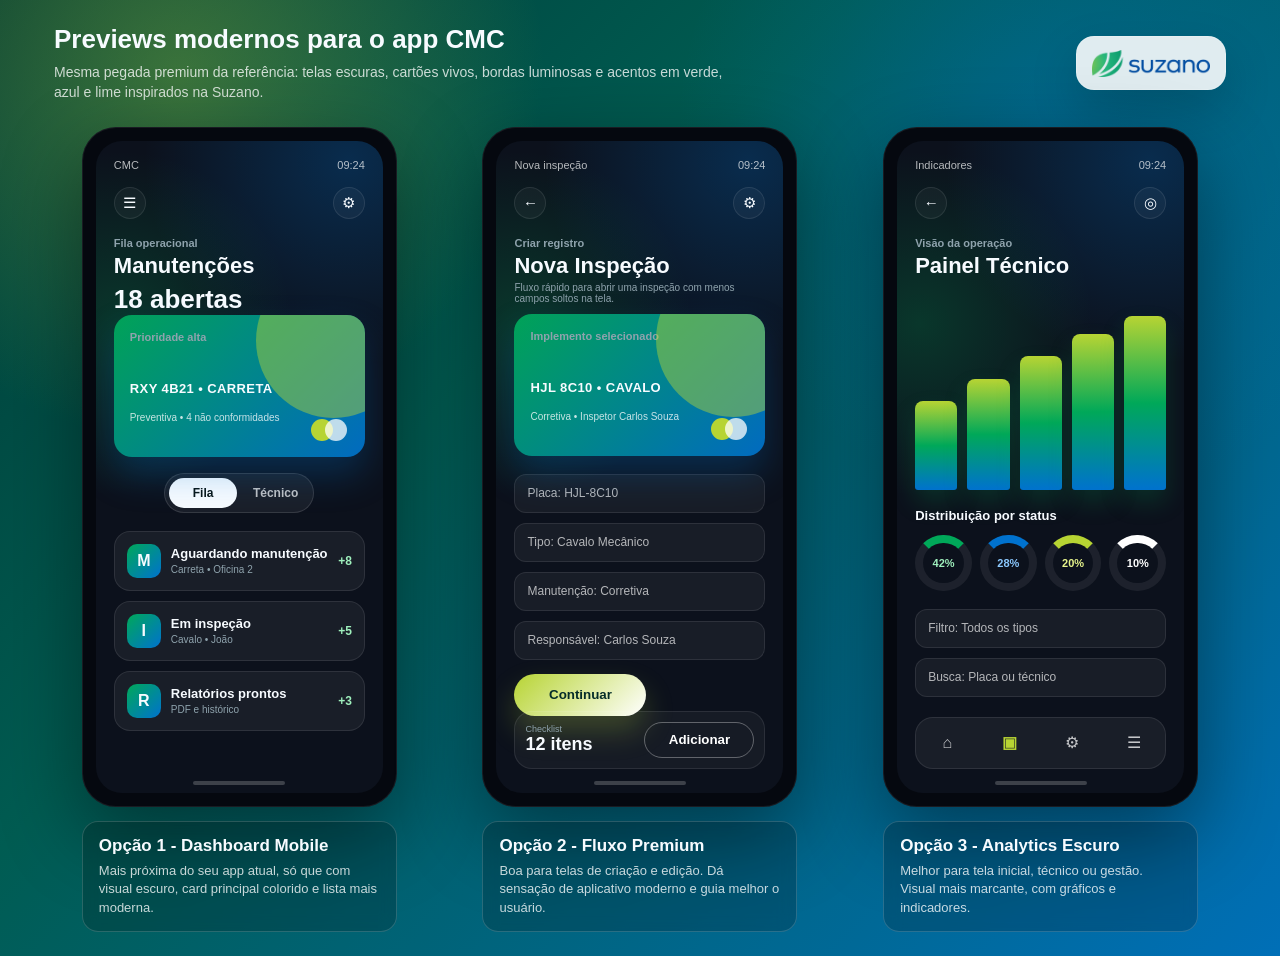
<file: previews_layout.html>
<!DOCTYPE html>
<html lang="pt-br">
<head>
<meta charset="UTF-8">
<meta name="viewport" content="width=device-width, initial-scale=1.0">
<title>Previews de Layout</title>
<style>
:root {
  --suzano-green: #00a859;
  --suzano-blue: #0072ce;
  --suzano-lime: #b7d433;
  --deep: #071416;
  --phone: #0c111c;
  --panel: #141b28;
  --panel-2: #101721;
  --text: #f7fbff;
  --muted: #8fa3ad;
  --line: rgba(255,255,255,0.09);
}

* { box-sizing: border-box; }

body {
  margin: 0;
  min-height: 100vh;
  font-family: Arial, Helvetica, sans-serif;
  color: var(--text);
  background:
    radial-gradient(circle at 14% 8%, rgba(183, 212, 51, 0.32), transparent 26%),
    radial-gradient(circle at 82% 14%, rgba(0, 114, 206, 0.34), transparent 28%),
    linear-gradient(135deg, #003c36 0%, #005c52 38%, #006fb7 100%);
}

.page {
  max-width: 1220px;
  margin: 0 auto;
  padding: 24px;
}

.page-title {
  display: flex;
  align-items: center;
  justify-content: space-between;
  gap: 18px;
  margin-bottom: 24px;
}

.page-title h1 {
  margin: 0;
  font-size: 26px;
  letter-spacing: 0;
}

.page-title p {
  max-width: 680px;
  margin: 7px 0 0;
  color: rgba(255,255,255,0.78);
  font-size: 14px;
  line-height: 1.45;
}

.logo-shell {
  width: 150px;
  height: 54px;
  display: flex;
  align-items: center;
  justify-content: center;
  border: 1px solid rgba(255,255,255,0.18);
  border-radius: 18px;
  background: rgba(255,255,255,0.88);
  box-shadow: 0 20px 48px rgba(0,0,0,0.18);
}

.logo-shell img {
  max-width: 118px;
  max-height: 34px;
  object-fit: contain;
}

.phones {
  display: grid;
  grid-template-columns: repeat(3, minmax(0, 1fr));
  gap: 30px;
  align-items: start;
}

.concept {
  display: flex;
  flex-direction: column;
  align-items: center;
  gap: 14px;
}

.phone {
  width: 315px;
  height: 680px;
  border-radius: 34px;
  padding: 14px;
  background: #05080f;
  box-shadow:
    0 28px 80px rgba(0,0,0,0.42),
    inset 0 0 0 1px rgba(255,255,255,0.08);
}

.screen {
  height: 100%;
  overflow: hidden;
  border-radius: 26px;
  background:
    radial-gradient(circle at 88% 3%, rgba(0, 114, 206, 0.28), transparent 30%),
    radial-gradient(circle at 8% 28%, rgba(0, 168, 89, 0.25), transparent 32%),
    var(--phone);
  position: relative;
  padding: 18px;
}

.screen::after {
  content: "";
  position: absolute;
  left: 50%;
  bottom: 8px;
  width: 92px;
  height: 4px;
  transform: translateX(-50%);
  border-radius: 999px;
  background: rgba(255,255,255,0.2);
}

.statusbar,
.appbar {
  display: flex;
  align-items: center;
  justify-content: space-between;
}

.statusbar {
  color: rgba(255,255,255,0.7);
  font-size: 11px;
  margin-bottom: 16px;
}

.appbar {
  margin-bottom: 18px;
}

.icon-btn {
  width: 32px;
  height: 32px;
  border: 1px solid var(--line);
  border-radius: 50%;
  display: flex;
  align-items: center;
  justify-content: center;
  color: var(--text);
  background: rgba(255,255,255,0.04);
  font-size: 15px;
}

.eyebrow {
  color: var(--muted);
  font-size: 11px;
  font-weight: 700;
}

.title {
  margin: 4px 0 0;
  font-size: 22px;
  font-weight: 900;
}

.amount {
  margin: 5px 0 0;
  font-size: 26px;
  font-weight: 900;
}

.card-hero {
  min-height: 142px;
  border-radius: 18px;
  padding: 16px;
  background:
    linear-gradient(135deg, rgba(0,168,89,0.95), rgba(0,114,206,0.92));
  box-shadow: 0 18px 36px rgba(0, 114, 206, 0.28);
  position: relative;
  overflow: hidden;
  margin-bottom: 16px;
}

.card-hero::before {
  content: "";
  position: absolute;
  right: -46px;
  top: -52px;
  width: 155px;
  height: 155px;
  border-radius: 50%;
  background: rgba(183,212,51,0.45);
}

.card-number {
  position: relative;
  margin-top: 38px;
  font-size: 13px;
  font-weight: 800;
  letter-spacing: 0.4px;
}

.card-label {
  position: relative;
  margin-top: 15px;
  color: rgba(255,255,255,0.78);
  font-size: 10px;
  line-height: 1.35;
}

.brand-dots {
  position: absolute;
  right: 18px;
  bottom: 16px;
  display: flex;
}

.brand-dots span {
  width: 22px;
  height: 22px;
  border-radius: 50%;
  background: var(--suzano-lime);
}

.brand-dots span + span {
  margin-left: -8px;
  background: #ffffff;
  opacity: 0.75;
}

.segmented {
  display: grid;
  grid-template-columns: repeat(2, 1fr);
  gap: 5px;
  width: 150px;
  margin: 0 auto 18px;
  padding: 4px;
  border-radius: 999px;
  border: 1px solid rgba(255,255,255,0.12);
  background: rgba(255,255,255,0.06);
}

.segmented span {
  min-height: 30px;
  border-radius: 999px;
  display: flex;
  align-items: center;
  justify-content: center;
  font-size: 12px;
  font-weight: 900;
  color: rgba(255,255,255,0.72);
}

.segmented .active {
  background: var(--text);
  color: var(--deep);
}

.list {
  display: grid;
  gap: 10px;
}

.list-item {
  display: grid;
  grid-template-columns: 34px 1fr auto;
  gap: 10px;
  align-items: center;
  padding: 12px;
  border-radius: 16px;
  background: rgba(255,255,255,0.055);
  border: 1px solid var(--line);
}

.avatar {
  width: 34px;
  height: 34px;
  border-radius: 10px;
  background: linear-gradient(135deg, var(--suzano-green), var(--suzano-blue));
  display: flex;
  align-items: center;
  justify-content: center;
  font-weight: 900;
}

.item-name {
  font-size: 13px;
  font-weight: 900;
}

.item-sub {
  margin-top: 3px;
  color: var(--muted);
  font-size: 10px;
}

.delta {
  color: #9ff0bd;
  font-size: 12px;
  font-weight: 900;
}

.form {
  display: grid;
  gap: 10px;
  margin-top: 18px;
}

.field {
  height: 39px;
  border-radius: 12px;
  border: 1px solid var(--line);
  background: rgba(255,255,255,0.05);
  color: rgba(255,255,255,0.68);
  padding: 11px 12px;
  font-size: 12px;
}

.primary {
  width: 132px;
  height: 42px;
  margin: 14px auto 0;
  border: 0;
  border-radius: 999px;
  color: #052d29;
  background: linear-gradient(135deg, var(--suzano-lime), #ffffff);
  font-weight: 900;
  box-shadow: 0 15px 30px rgba(183,212,51,0.24);
}

.balance-bar {
  position: absolute;
  left: 18px;
  right: 18px;
  bottom: 24px;
  display: grid;
  grid-template-columns: 1fr 110px;
  gap: 10px;
  align-items: center;
  padding: 10px;
  border: 1px solid var(--line);
  border-radius: 18px;
  background: rgba(255,255,255,0.045);
}

.balance-bar small {
  display: block;
  color: var(--muted);
  font-size: 9px;
}

.balance-bar strong {
  font-size: 18px;
}

.outline {
  height: 36px;
  border-radius: 999px;
  border: 1px solid rgba(255,255,255,0.32);
  background: transparent;
  color: white;
  font-weight: 900;
}

.chart {
  height: 185px;
  display: flex;
  align-items: end;
  justify-content: space-between;
  gap: 10px;
  margin: 26px 0 18px;
}

.bar {
  flex: 1;
  border-radius: 8px 8px 3px 3px;
  background: linear-gradient(180deg, var(--suzano-lime), var(--suzano-green), var(--suzano-blue));
  box-shadow: 0 12px 24px rgba(0,168,89,0.2);
}

.bar:nth-child(1) { height: 48%; }
.bar:nth-child(2) { height: 60%; }
.bar:nth-child(3) { height: 72%; }
.bar:nth-child(4) { height: 84%; }
.bar:nth-child(5) { height: 94%; }

.breakdown {
  margin-top: 12px;
}

.breakdown h3 {
  margin: 0 0 12px;
  font-size: 13px;
}

.rings {
  display: grid;
  grid-template-columns: repeat(4, 1fr);
  gap: 8px;
}

.ring {
  aspect-ratio: 1;
  border-radius: 50%;
  display: flex;
  align-items: center;
  justify-content: center;
  border: 8px solid rgba(255,255,255,0.07);
  border-top-color: var(--suzano-green);
  color: #9ff0bd;
  font-size: 11px;
  font-weight: 900;
}

.ring:nth-child(2) { border-top-color: var(--suzano-blue); color: #8cc9ff; }
.ring:nth-child(3) { border-top-color: var(--suzano-lime); color: #e7f58c; }
.ring:nth-child(4) { border-top-color: #ffffff; color: white; }

.bottom-nav {
  position: absolute;
  left: 18px;
  right: 18px;
  bottom: 24px;
  height: 52px;
  display: grid;
  grid-template-columns: repeat(4, 1fr);
  align-items: center;
  justify-items: center;
  border-radius: 18px;
  border: 1px solid var(--line);
  background: rgba(255,255,255,0.055);
  color: rgba(255,255,255,0.75);
}

.bottom-nav strong {
  color: var(--suzano-lime);
}

.caption {
  width: min(315px, 100%);
  padding: 14px 16px;
  border: 1px solid rgba(255,255,255,0.16);
  border-radius: 16px;
  background: rgba(0,0,0,0.18);
  backdrop-filter: blur(8px);
}

.caption h2 {
  margin: 0 0 6px;
  font-size: 17px;
}

.caption p {
  margin: 0;
  color: rgba(255,255,255,0.78);
  font-size: 13px;
  line-height: 1.42;
}

@media (max-width: 1080px) {
  .phones {
    grid-template-columns: 1fr;
  }

  .page-title {
    align-items: flex-start;
    flex-direction: column;
  }
}

@media (max-width: 420px) {
  .page {
    padding: 16px;
  }

  .phone {
    width: 100%;
    max-width: 315px;
  }
}
</style>
</head>
<body>
<main class="page">
  <header class="page-title">
    <div>
      <h1>Previews modernos para o app CMC</h1>
      <p>Mesma pegada premium da referência: telas escuras, cartões vivos, bordas luminosas e acentos em verde, azul e lime inspirados na Suzano.</p>
    </div>
    <div class="logo-shell">
      <img src="suzano-logo.png" alt="Suzano">
    </div>
  </header>

  <section class="phones">
    <article class="concept">
      <div class="phone">
        <div class="screen">
          <div class="statusbar"><span>CMC</span><span>09:24</span></div>
          <div class="appbar">
            <span class="icon-btn">☰</span>
            <span class="icon-btn">⚙</span>
          </div>
          <div class="eyebrow">Fila operacional</div>
          <h2 class="title">Manutenções</h2>
          <div class="amount">18 abertas</div>

          <div class="card-hero">
            <div class="eyebrow">Prioridade alta</div>
            <div class="card-number">RXY 4B21 • CARRETA</div>
            <div class="card-label">Preventiva • 4 não conformidades</div>
            <div class="brand-dots"><span></span><span></span></div>
          </div>

          <div class="segmented">
            <span class="active">Fila</span>
            <span>Técnico</span>
          </div>

          <div class="list">
            <div class="list-item"><div class="avatar">M</div><div><div class="item-name">Aguardando manutenção</div><div class="item-sub">Carreta • Oficina 2</div></div><div class="delta">+8</div></div>
            <div class="list-item"><div class="avatar">I</div><div><div class="item-name">Em inspeção</div><div class="item-sub">Cavalo • João</div></div><div class="delta">+5</div></div>
            <div class="list-item"><div class="avatar">R</div><div><div class="item-name">Relatórios prontos</div><div class="item-sub">PDF e histórico</div></div><div class="delta">+3</div></div>
          </div>
        </div>
      </div>
      <div class="caption">
        <h2>Opção 1 - Dashboard Mobile</h2>
        <p>Mais próxima do seu app atual, só que com visual escuro, card principal colorido e lista mais moderna.</p>
      </div>
    </article>

    <article class="concept">
      <div class="phone">
        <div class="screen">
          <div class="statusbar"><span>Nova inspeção</span><span>09:24</span></div>
          <div class="appbar">
            <span class="icon-btn">←</span>
            <span class="icon-btn">⚙</span>
          </div>
          <div class="eyebrow">Criar registro</div>
          <h2 class="title">Nova Inspeção</h2>
          <p class="item-sub">Fluxo rápido para abrir uma inspeção com menos campos soltos na tela.</p>

          <div class="card-hero">
            <div class="eyebrow">Implemento selecionado</div>
            <div class="card-number">HJL 8C10 • CAVALO</div>
            <div class="card-label">Corretiva • Inspetor Carlos Souza</div>
            <div class="brand-dots"><span></span><span></span></div>
          </div>

          <div class="form">
            <div class="field">Placa: HJL-8C10</div>
            <div class="field">Tipo: Cavalo Mecânico</div>
            <div class="field">Manutenção: Corretiva</div>
            <div class="field">Responsável: Carlos Souza</div>
          </div>
          <button class="primary">Continuar</button>

          <div class="balance-bar">
            <div><small>Checklist</small><strong>12 itens</strong></div>
            <button class="outline">Adicionar</button>
          </div>
        </div>
      </div>
      <div class="caption">
        <h2>Opção 2 - Fluxo Premium</h2>
        <p>Boa para telas de criação e edição. Dá sensação de aplicativo moderno e guia melhor o usuário.</p>
      </div>
    </article>

    <article class="concept">
      <div class="phone">
        <div class="screen">
          <div class="statusbar"><span>Indicadores</span><span>09:24</span></div>
          <div class="appbar">
            <span class="icon-btn">←</span>
            <span class="icon-btn">◎</span>
          </div>
          <div class="eyebrow">Visão da operação</div>
          <h2 class="title">Painel Técnico</h2>

          <div class="chart">
            <div class="bar"></div>
            <div class="bar"></div>
            <div class="bar"></div>
            <div class="bar"></div>
            <div class="bar"></div>
          </div>

          <div class="breakdown">
            <h3>Distribuição por status</h3>
            <div class="rings">
              <div class="ring">42%</div>
              <div class="ring">28%</div>
              <div class="ring">20%</div>
              <div class="ring">10%</div>
            </div>
          </div>

          <div class="form">
            <div class="field">Filtro: Todos os tipos</div>
            <div class="field">Busca: Placa ou técnico</div>
          </div>

          <nav class="bottom-nav">
            <span>⌂</span>
            <strong>▣</strong>
            <span>⚙</span>
            <span>☰</span>
          </nav>
        </div>
      </div>
      <div class="caption">
        <h2>Opção 3 - Analytics Escuro</h2>
        <p>Melhor para tela inicial, técnico ou gestão. Visual mais marcante, com gráficos e indicadores.</p>
      </div>
    </article>
  </section>
</main>
</body>
</html>
</file>
